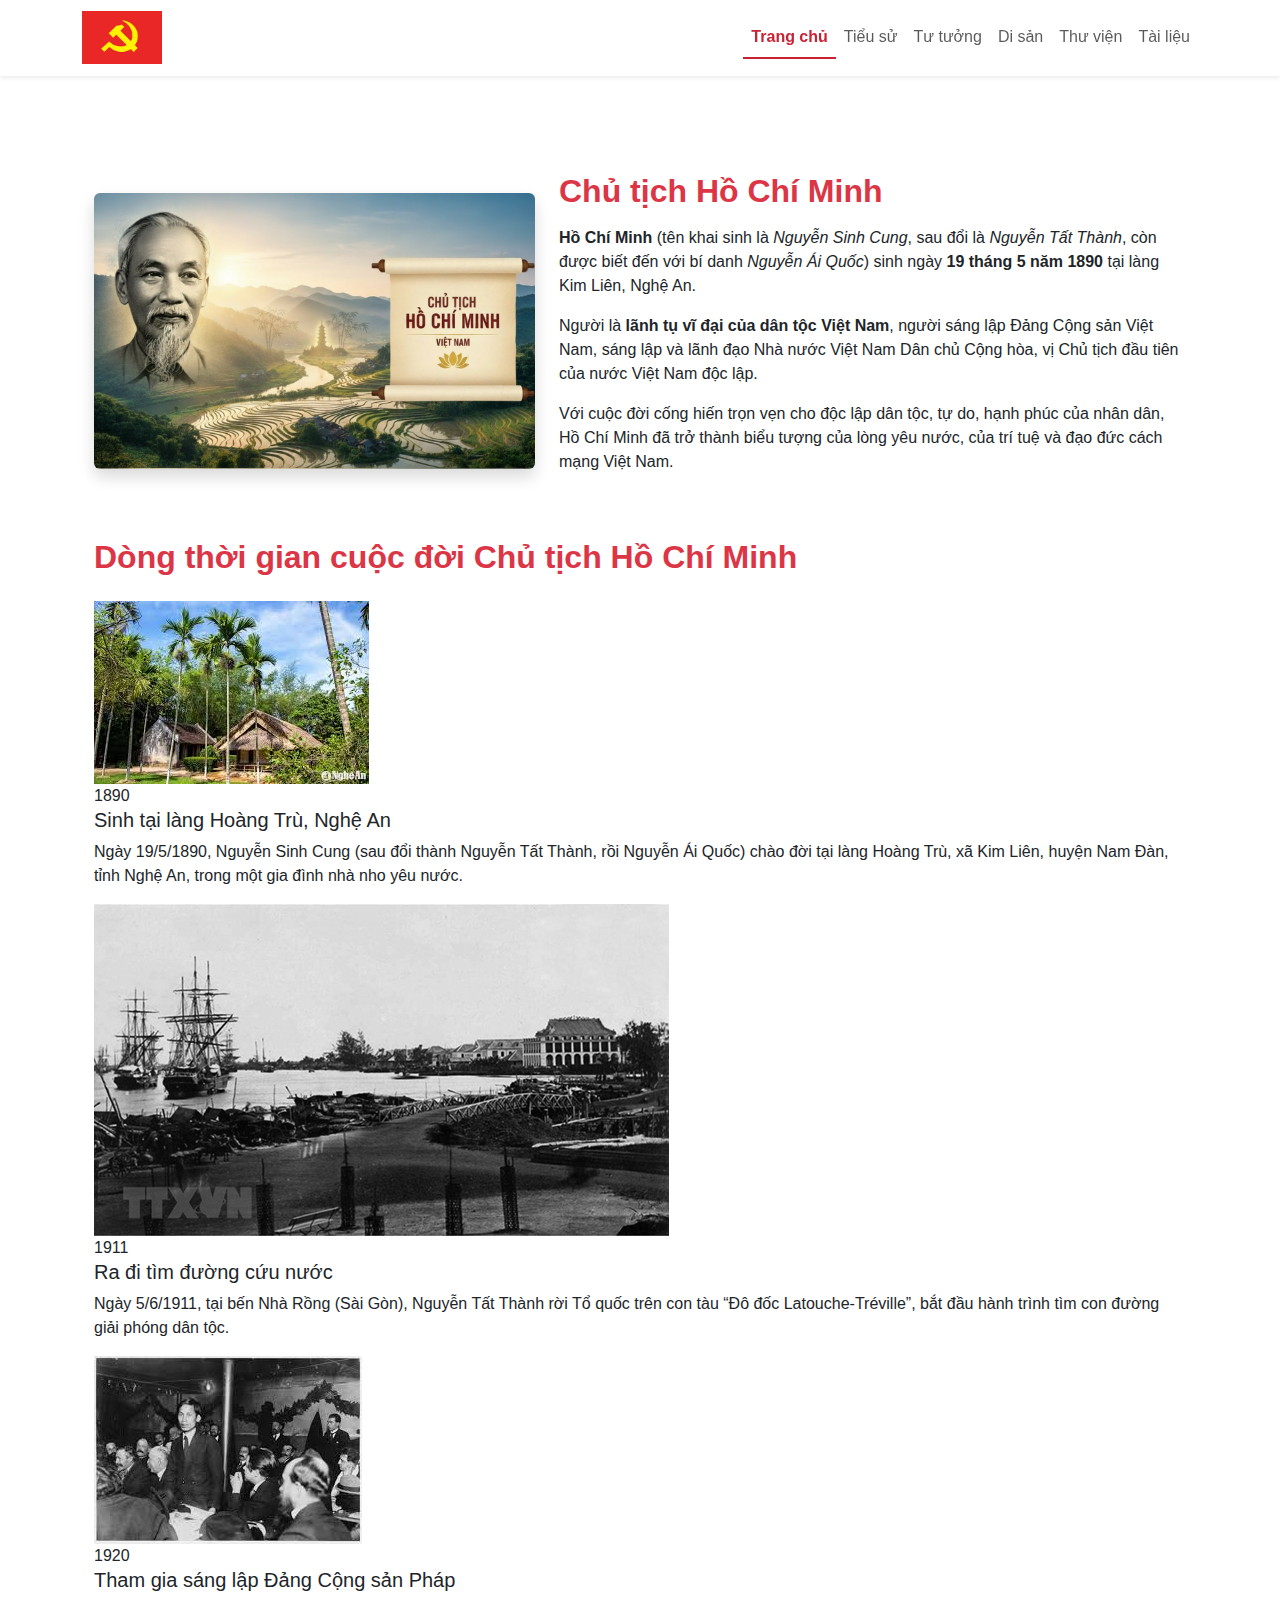
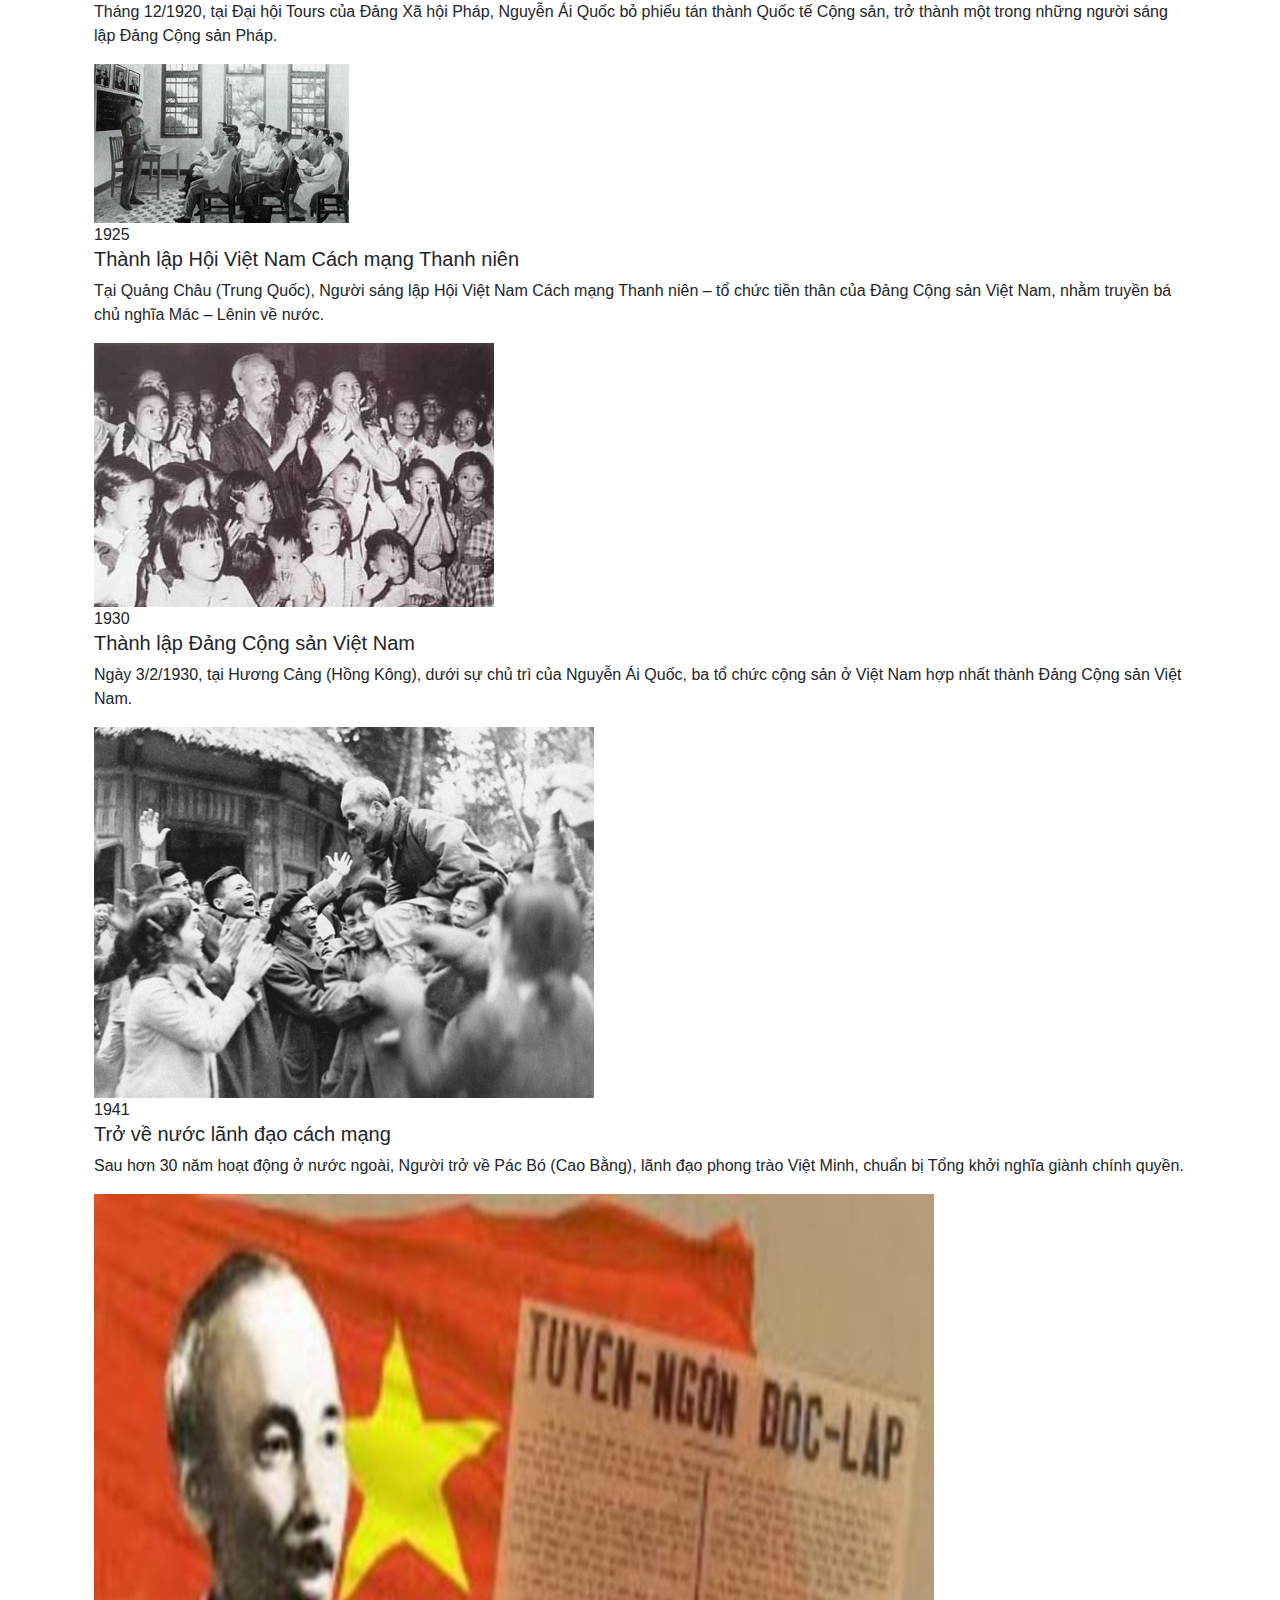
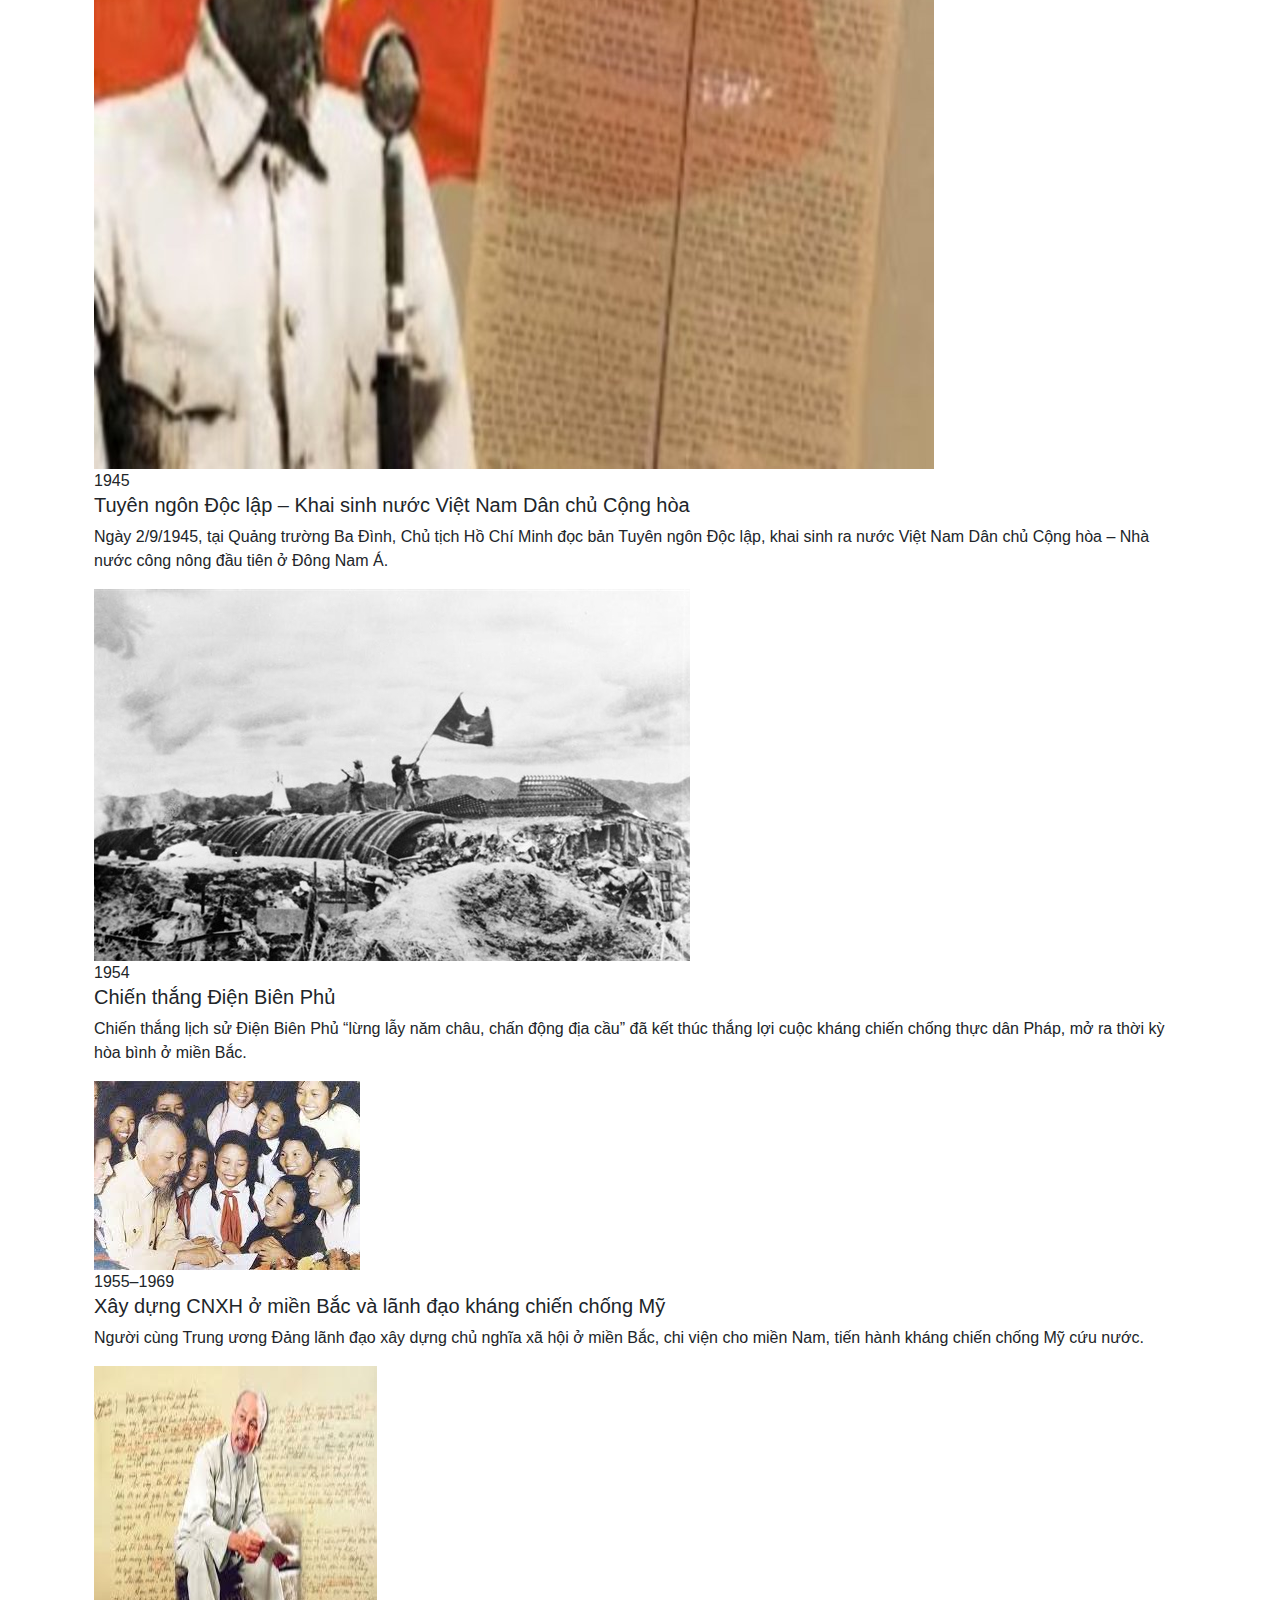
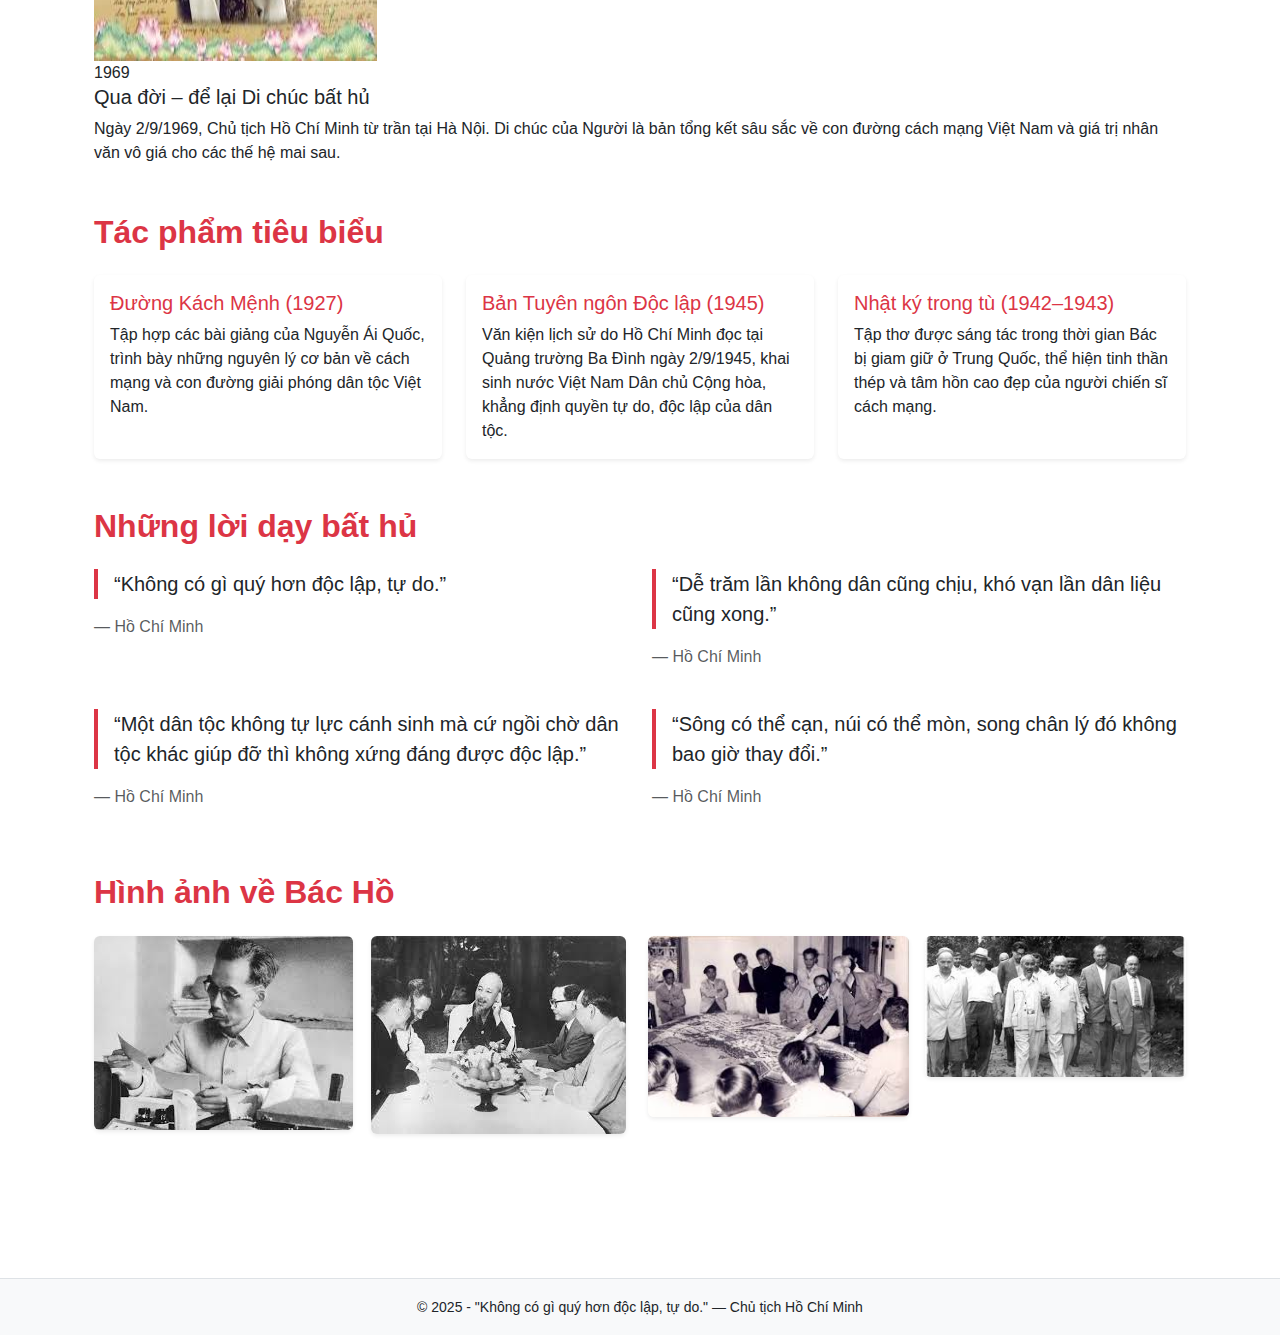
<file: index.html>
<!doctype html>
<html lang="vi">
<head>
  <meta charset="utf-8">
  <meta name="viewport" content="width=device-width, initial-scale=1">
  <title>Chủ tịch Hồ Chí Minh</title>
  <link href="https://cdn.jsdelivr.net/npm/bootstrap@5.3.2/dist/css/bootstrap.min.css" rel="stylesheet">
  <link rel="stylesheet" href="style.css">
</head>
<body>
  <!-- HEADER -->
  <nav class="navbar navbar-expand-lg navbar-light bg-white sticky-top shadow-sm">
  <div class="container">
    <a class="navbar-brand fw-bold text-dark d-flex align-items-center" href="">
      <img src="images/dcs.jpg" alt="Chủ tịch Hồ Chí Minh" class="logo-img me-2">
      <!-- <span class="d-none d-md-inline">Chủ tịch Hồ Chí Minh</span> -->
    </a>
    <button class="navbar-toggler" type="button" data-bs-toggle="collapse" data-bs-target="#navmenu">
      <span class="navbar-toggler-icon"></span>
    </button>
    <div class="collapse navbar-collapse" id="navmenu">
      <ul class="navbar-nav ms-auto">
        <li class="nav-item"><a class="nav-link active" href="#" data-page="pages/trangchu.html">Trang chủ</a></li>
        <li class="nav-item"><a class="nav-link" href="#" data-page="pages/tieusu.html">Tiểu sử</a></li>
        <li class="nav-item"><a class="nav-link" href="#" data-page="pages/tutuong.html">Tư tưởng</a></li>
        <li class="nav-item"><a class="nav-link" href="#" data-page="pages/disan.html">Di sản</a></li>
        <li class="nav-item"><a class="nav-link" href="#" data-page="pages/thuvien.html">Thư viện</a></li>
        <li class="nav-item"><a class="nav-link" href="#" data-page="pages/tailieu.html">Tài liệu</a></li>
      </ul>
    </div>
  </div>
</nav>


  <!-- MAIN CONTENT -->
  <main id="content" class="container py-5">
    <h2 class="text-center mb-3">Chủ tịch Hồ Chí Minh</h2>
    <p class="text-center lead">Anh hùng giải phóng dân tộc, Danh nhân văn hoá thế giới.</p>
    <div class="text-center">
      <img src="images/unnamed.jpg" class="img-fluid rounded shadow-sm" style="max-width:600px;">
    </div>
  </main>

  <!-- FOOTER -->
  <footer class="bg-light text-center py-3 border-top">
    <small>© 2025 - "Không có gì quý hơn độc lập, tự do." — Chủ tịch Hồ Chí Minh</small>
  </footer>

  <script src="https://cdn.jsdelivr.net/npm/bootstrap@5.3.2/dist/js/bootstrap.bundle.min.js"></script>
  <script src="main.js"></script>
</body>
</html>
</file>
<file: style.css>
body {
  font-family: "Segoe UI", sans-serif;
  background-color: #fff;
}

.navbar {
  padding-top: 0.4rem;
  padding-bottom: 0.4rem;
}

.logo-img {
  height: 53px;          /* Chiều cao ảnh cố định, vừa với navbar */
  width: auto;           /* Giữ tỉ lệ gốc của ảnh */
  object-fit: contain;   /* Đảm bảo ảnh không bị méo */
}

.navbar-brand {
  display: flex;
  align-items: center;   /* Căn giữa theo chiều dọc */
}

.nav-link.active {
  color: #c82333 !important;
  font-weight: 600;
  border-bottom: 2px solid #c82333;
}

#content {
  transition: opacity 0.4s ease;
}

.fade-out {
  opacity: 0;
}

/* Responsive cho màn hình nhỏ */
@media (max-width: 576px) {
  .logo-img {
    height: 40px; /* Thu nhỏ một chút trên điện thoại */
  }
}
</file>
